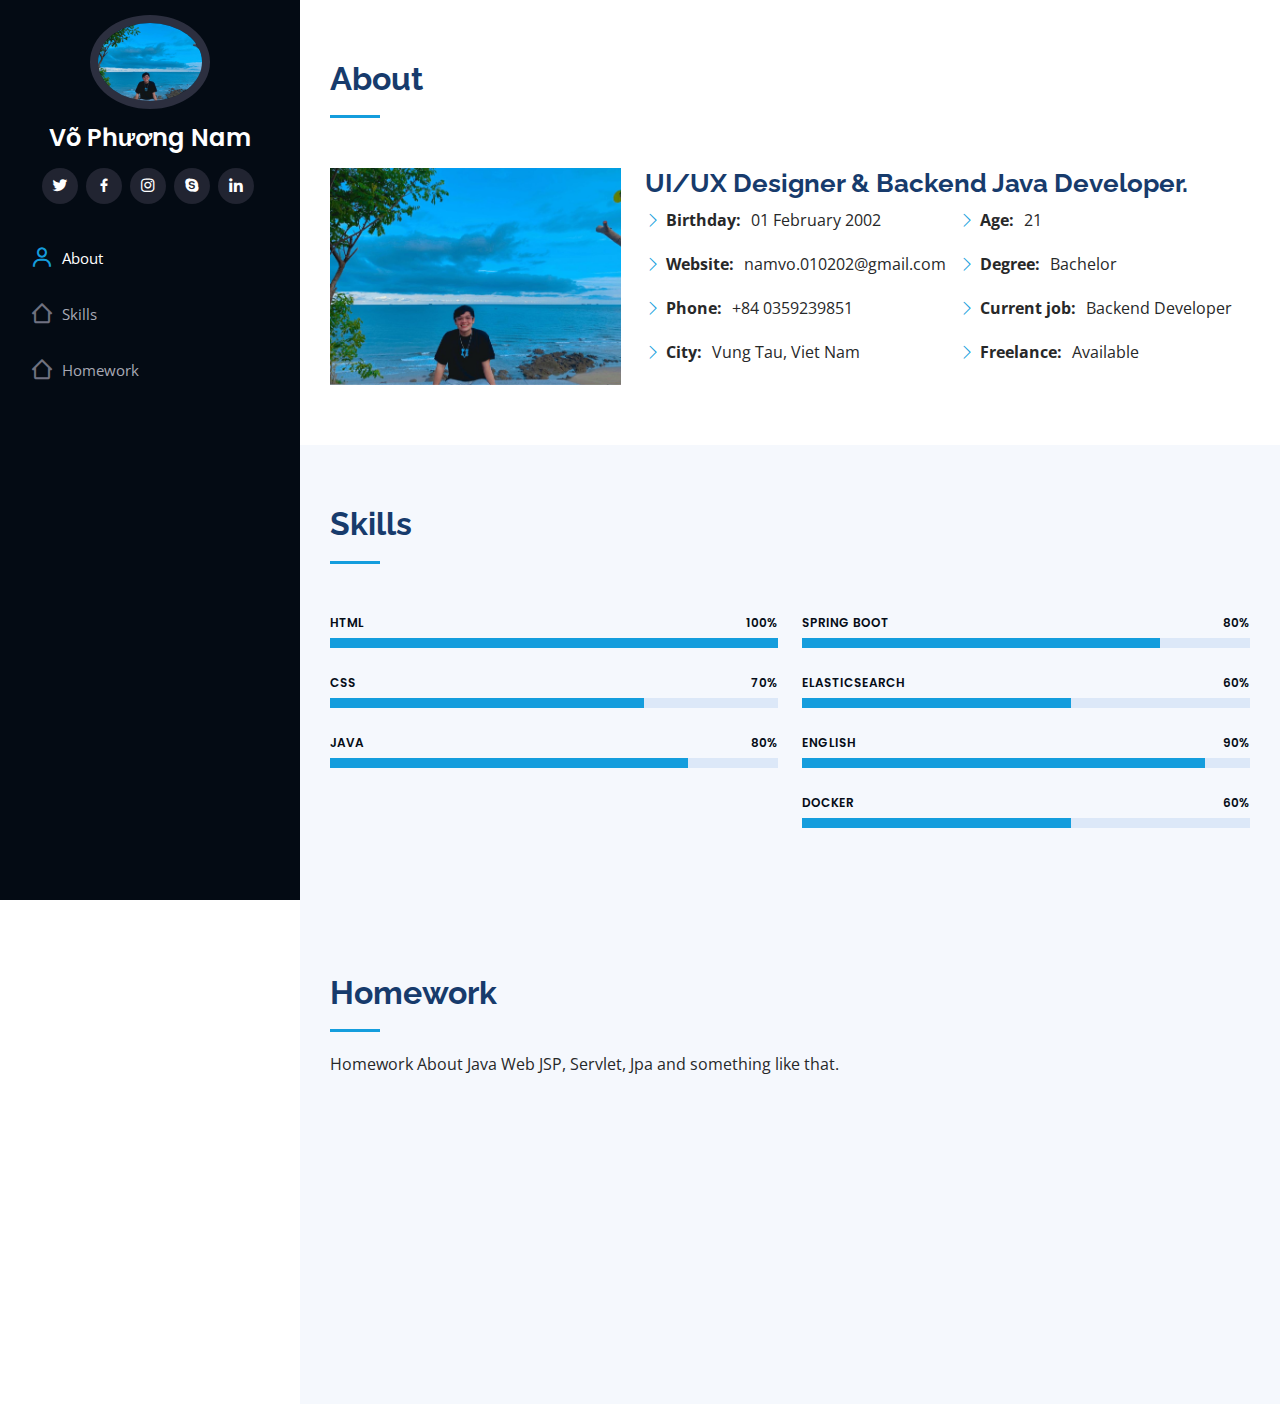
<file: src/main/webapp/index.html>
<!DOCTYPE html>
<html lang="en">

<head>
    <meta charset="utf-8">
    <meta content="width=device-width, initial-scale=1.0" name="viewport">

    <title>20144428 | Vo Phuong Nam</title>
    <meta content="" name="description">
    <meta content="" name="keywords">


    <link href="assets/img/app-development.png" rel="icon">
    <link href="assets/img/apple-touch-icon.png" rel="apple-touch-icon">

    <link href="https://fonts.googleapis.com/css?family=Open+Sans:300,300i,400,400i,600,600i,700,700i|Raleway:300,300i,400,400i,500,500i,600,600i,700,700i|Poppins:300,300i,400,400i,500,500i,600,600i,700,700i" rel="stylesheet">
    <link href="assets/vendor/aos/aos.css" rel="stylesheet">
    <link href="assets/vendor/bootstrap/css/bootstrap.min.css" rel="stylesheet">
    <link href="assets/vendor/bootstrap-icons/bootstrap-icons.css" rel="stylesheet">
    <link href="assets/vendor/boxicons/css/boxicons.min.css" rel="stylesheet">
    <link href="assets/vendor/glightbox/css/glightbox.min.css" rel="stylesheet">
    <link href="assets/vendor/swiper/swiper-bundle.min.css" rel="stylesheet">


    <link href="assets/css/style.css" rel="stylesheet">


</head>

<body>


<i class="bi bi-list mobile-nav-toggle d-xl-none"></i>

<header id="header">
    <div class="d-flex flex-column">

        <div class="profile">
            <img src="assets/img/IMG-0008.JPG" alt="" class="img-fluid rounded-circle">
            <h1 class="text-light"><a href="index.html">Võ Phương Nam</a></h1>
            <div class="social-links mt-3 text-center">
                <a href="#" class="twitter"><i class="bx bxl-twitter"></i></a>
                <a href="https://www.facebook.com/profile.php?id=100041138525024" class="facebook"><i class="bx bxl-facebook"></i></a>
                <a href="https://www.instagram.com/_pnam2002/" class="instagram"><i class="bx bxl-instagram"></i></a>
                <a href="#" class="google-plus"><i class="bx bxl-skype"></i></a>
                <a href="https://www.linkedin.com/in/vo-phuong-nam-1413bb281/" class="linkedin"><i class="bx bxl-linkedin"></i></a>
            </div>
        </div>

        <nav id="navbar" class="nav-menu navbar">
            <ul>
                <li><a href="#about" class="nav-link scrollto"><i class="bx bx-user"></i> <span>About</span></a>
                <li><a href="#skills" class="nav-link scrollto"><i class="bx bx-home-alt-2"></i> <span>Skills</span></a></li>
                <li><a href="#portfolio" class="nav-link scrollto"><i class="bx bx-home-alt-2"></i> <span>Homework</span></a></li>
            </ul>
        </nav>
    </div>
</header>



<main id="main">


    <section id="about" class="about">
        <div class="container">

            <div class="section-title">
                <h2>About</h2>
            </div>

            <div class="row">
                <div class="col-lg-4" data-aos="fade-right">
                    <img src="assets/img/IMG-0008.JPG" class="img-fluid" alt="">
                </div>
                <div class="col-lg-8 pt-4 pt-lg-0 content" data-aos="fade-left">
                    <h3>UI/UX Designer &amp; Backend Java Developer.</h3>
                    <div class="row">
                        <div class="col-lg-6">
                            <ul>
                                <li><i class="bi bi-chevron-right"></i> <strong>Birthday:</strong> <span>01 February 2002</span></li>
                                <li><i class="bi bi-chevron-right"></i> <strong>Website:</strong> <span>namvo.010202@gmail.com</span></li>
                                <li><i class="bi bi-chevron-right"></i> <strong>Phone:</strong> <span>+84 0359239851</span></li>
                                <li><i class="bi bi-chevron-right"></i> <strong>City:</strong> <span>Vung Tau, Viet Nam</span></li>
                            </ul>
                        </div>
                        <div class="col-lg-6">
                            <ul>
                                <li><i class="bi bi-chevron-right"></i> <strong>Age:</strong> <span>21</span></li>
                                <li><i class="bi bi-chevron-right"></i> <strong>Degree:</strong> <span>Bachelor</span></li>
                                <li><i class="bi bi-chevron-right"></i> <strong>Current job:</strong> <span>Backend Developer</span></li>
                                <li><i class="bi bi-chevron-right"></i> <strong>Freelance:</strong> <span>Available</span></li>
                            </ul>
                        </div>
                    </div>
                </div>
            </div>

        </div>
    </section>




    <section id="skills" class="skills section-bg">
        <div class="container">

            <div class="section-title">
                <h2>Skills</h2>
            </div>

            <div class="row skills-content">

                <div class="col-lg-6" data-aos="fade-up">

                    <div class="progress">
                        <span class="skill">HTML <i class="val">100%</i></span>
                        <div class="progress-bar-wrap">
                            <div class="progress-bar" role="progressbar" aria-valuenow="100" aria-valuemin="0" aria-valuemax="100"></div>
                        </div>
                    </div>

                    <div class="progress">
                        <span class="skill">CSS <i class="val">70%</i></span>
                        <div class="progress-bar-wrap">
                            <div class="progress-bar" role="progressbar" aria-valuenow="70" aria-valuemin="0" aria-valuemax="100"></div>
                        </div>
                    </div>

                    <div class="progress">
                        <span class="skill">Java <i class="val">80%</i></span>
                        <div class="progress-bar-wrap">
                            <div class="progress-bar" role="progressbar" aria-valuenow="80" aria-valuemin="0" aria-valuemax="100"></div>
                        </div>
                    </div>

                </div>

                <div class="col-lg-6" data-aos="fade-up" data-aos-delay="100">

                    <div class="progress">
                        <span class="skill">Spring Boot <i class="val">80%</i></span>
                        <div class="progress-bar-wrap">
                            <div class="progress-bar" role="progressbar" aria-valuenow="80" aria-valuemin="0" aria-valuemax="100"></div>
                        </div>
                    </div>

                    <div class="progress">
                        <span class="skill">ElasticSearch <i class="val">60%</i></span>
                        <div class="progress-bar-wrap">
                            <div class="progress-bar" role="progressbar" aria-valuenow="60" aria-valuemin="0" aria-valuemax="100"></div>
                        </div>
                    </div>

                    <div class="progress">
                        <span class="skill">English <i class="val">90%</i></span>
                        <div class="progress-bar-wrap">
                            <div class="progress-bar" role="progressbar" aria-valuenow="90" aria-valuemin="0" aria-valuemax="100"></div>
                        </div>
                    </div>
                    <div class="progress">
                        <span class="skill">Docker <i class="val">60%</i></span>
                        <div class="progress-bar-wrap">
                            <div class="progress-bar" role="progressbar" aria-valuenow="60" aria-valuemin="0" aria-valuemax="100"></div>
                        </div>
                    </div>

                </div>

            </div>

        </div>
    </section>



    <section id="portfolio" class="portfolio section-bg">
        <div class="container">

            <div class="section-title">
                <h2>Homework</h2>
                <p>Homework About Java Web JSP, Servlet, Jpa and something like that. </p>
            </div>
            <div class="row" data-aos="fade-up">
                <div class="col-lg-12 d-flex justify-content-center">
                    <ul id="portfolio-flters">
                        <li data-filter="*" class="filter-active">All</li>
                        <li data-filter=".filter-web">Web App</li>
                    </ul>
                </div>
            </div>
            <div class="row portfolio-container" data-aos="fade-up" data-aos-delay="100">

                <div class="col-lg-4 col-md-6 portfolio-item filter-all">

                </div>

                <div class="col-lg-4 col-md-6 portfolio-item filter-web">
                    <p>You can check my assignments of Web Java on this button link below: 👇</p>
                    <a href="4.1+6.2.html" role="button">
                        <button type="submit" class="btn-check" id="btnSurveyForm">
                        </button>
                    </a>
                    <label class="btn btn-outline-primary" for="btnSurveyForm">Survey Form (4.1 +6.2)</label>
                </div>
                <div class="col-lg-4 col-md-6 portfolio-item filter-web">
                    <p>You can check my assignments of Web Java on this button link below: 👇</p>
                    <a href="5.1+6.1+8.1.jsp" role="button">
                        <button type="submit" class="btn-check" id="emailList">
                        </button>
                    </a>
                    <label class="btn btn-outline-primary" for="emailList">EmailList (5.1 + 6.1 + 8.1)</label>
                </div>
                <div class="col-lg-4 col-md-6 portfolio-item filter-web">
                    <p>You can check my assignments of Web Java on this button link below: 👇</p>
                    <a href="5.2.html" role="button">
                        <button type="submit" class="btn-check" id="emailList5.2">
                        </button>
                    </a>
                    <label class="btn btn-outline-primary" for="emailList5.2">EmailList (5.2)</label>
                </div>


            </div>
        </div>

    </section>





</main>




<a href="#" class="back-to-top d-flex align-items-center justify-content-center"><i class="bi bi-arrow-up-short"></i></a>

<!-- Vendor JS Files -->
<script src="assets/vendor/purecounter/purecounter_vanilla.js"></script>
<script src="assets/vendor/aos/aos.js"></script>
<script src="assets/vendor/bootstrap/js/bootstrap.bundle.min.js"></script>
<script src="assets/vendor/glightbox/js/glightbox.min.js"></script>
<script src="assets/vendor/isotope-layout/isotope.pkgd.min.js"></script>
<script src="assets/vendor/swiper/swiper-bundle.min.js"></script>
<script src="assets/vendor/typed.js/typed.umd.js"></script>
<script src="assets/vendor/waypoints/noframework.waypoints.js"></script>
<script src="assets/vendor/php-email-form/validate.js"></script>

<!-- Template Main JS File -->
<script src="assets/js/main.js"></script>

</body>

</html>
</file>
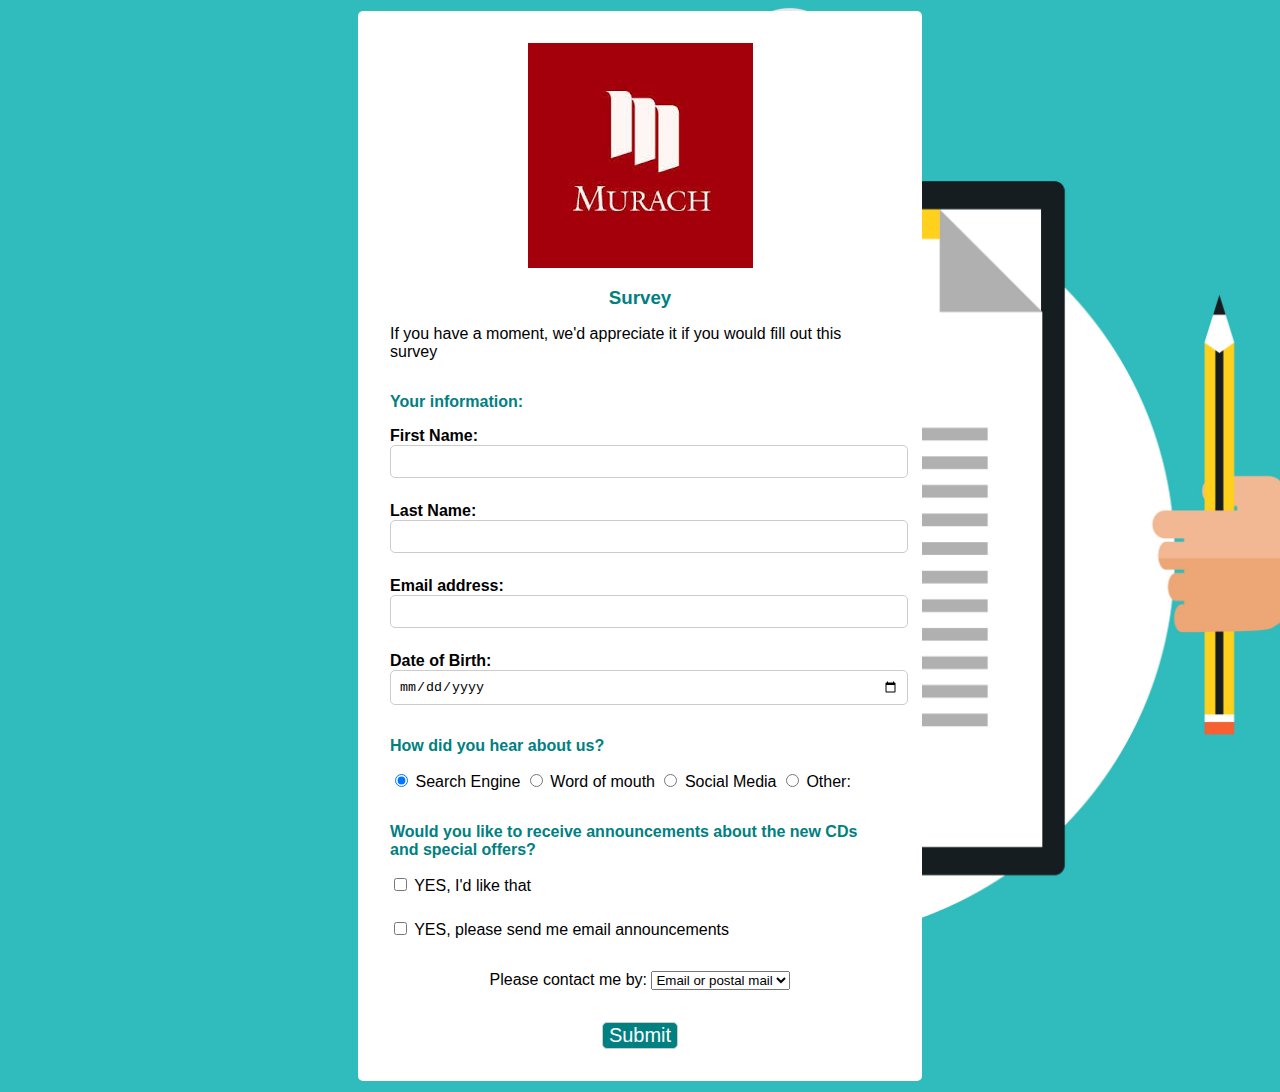
<file: src/main/webapp/4.1+6.2.html>
<!DOCTYPE html>
<html lang="en">
<head>
  <meta charset="UTF-8">
  <title>Survey Form</title>

  <style>
    body {
      font-family: Arial, sans-serif;
      background-color: #f4f4f4;
      margin: 0;
      padding: 6rem;
      display: flex;
      justify-content: center;
      align-items: center;
      height: 100vh;
      background-image: url("bg.jpg");
      background-size: cover;
      background-repeat: no-repeat, repeat;
    }
    .container {
      max-width: 500px;
      background-color: #fff;
      padding: 2rem;
      border-radius: 5px;
    }
    h3 {
      font-family: Arial, sans-serif;
      color: teal;
      text-align: center;
      margin-bottom: 1rem;
    }
    h4 {
      color: teal;
      margin-top: 2rem;
      margin-bottom: 1rem;
    }

    .form-control {
      width: 100%;
      padding: 0.5rem;
      border-radius: 5px;
      border: 1px solid #ccc;
    }
    .form-group {
      margin-bottom: 1.5rem;
    }
    .footer {
      margin-top: 2rem;
      text-align: center;
    }
    .footer-submit button {
      margin-top: 1rem;
      text-align: center;
      background-color: teal;
      border: 1px solid #cccccc;
      color:white;
      cursor: pointer;
      font-size: 20px;
      border-radius: 5px;
    }

    img{
      display: block;
      margin-left: auto;
      margin-right: auto;
    }

  </style>
</head>
<body>
<div class="container">
  <img src="images.jpg" alt="Murach Logo" width="225">
  <h3>Survey</h3>
  <p>If you have a moment, we'd appreciate it if you would fill out this survey</p>
  <h4>Your information:</h4>
  <form action="mailList" method="post" id="survey-form">
    <input type="hidden" name="action" value="add">
    <div class="form-group">
      <label for="firstName"><strong>First Name:</strong></label>
      <input type="text" class="form-control" id="firstName" name="firstName" required>
    </div>
    <div class="form-group">
      <label for="lastName"><strong>Last Name:</strong></label>
      <input type="text" class="form-control" id="lastName" name="lastName" required>
    </div>
    <div class="form-group">
      <label for="email"><strong>Email address:</strong></label>
      <input type="email" class="form-control" id="email" name="email" required>
    </div>
    <div class="form-group">
      <label for="dateOfBirth"><strong>Date of Birth:</strong></label>
      <input type="date" class="form-control" id="dateOfBirth" name="dateOfBirth" required>
    </div>

    <h4>How did you hear about us?</h4>
    <div class="form-group">
      <input type="radio" id="SearchEngine" name="heardFrom" value="Search Engine" checked>
      <label for="SearchEngine">Search Engine</label>

      <input type="radio" id="wordOfMouth" name="heardFrom" value="Word of Mouth">
      <label for="wordOfMouth">Word of mouth</label>

      <input type="radio" id="social" name="heardFrom" value="Social Media">
      <label for="social">Social Media</label>

      <input type="radio" id="other" name="heardFrom" value="Other">
      <label for="other">Other:</label>
    </div>

    <h4>Would you like to receive announcements about the new CDs and special offers?</h4>
    <div class="form-group">
      <input type="checkbox" id="option1" name="announce" value="Yes, I'd like that">
      <label for="option1">YES, I'd like that</label>
    </div>
    <div class="form-group">
      <input type="checkbox" id="option2" name="announce" value="Yes, please send me email announcements">
      <label for="option2">YES, please send me email announcements</label>
    </div>

    <div class="footer">
      <p>Please contact me by:
        <label>
          <select class="select-contact" name="contactMethod">
            <option value="Email or postal mail">Email or postal mail</option>
            <option value="Phone number">Phone number</option>
          </select>
        </label>
      </p>
      <div class="footer-submit">
        <button type="submit" class="btn btn-primary">Submit</button>
      </div>
    </div>
  </form>
</div>
</body>
</html>
</file>
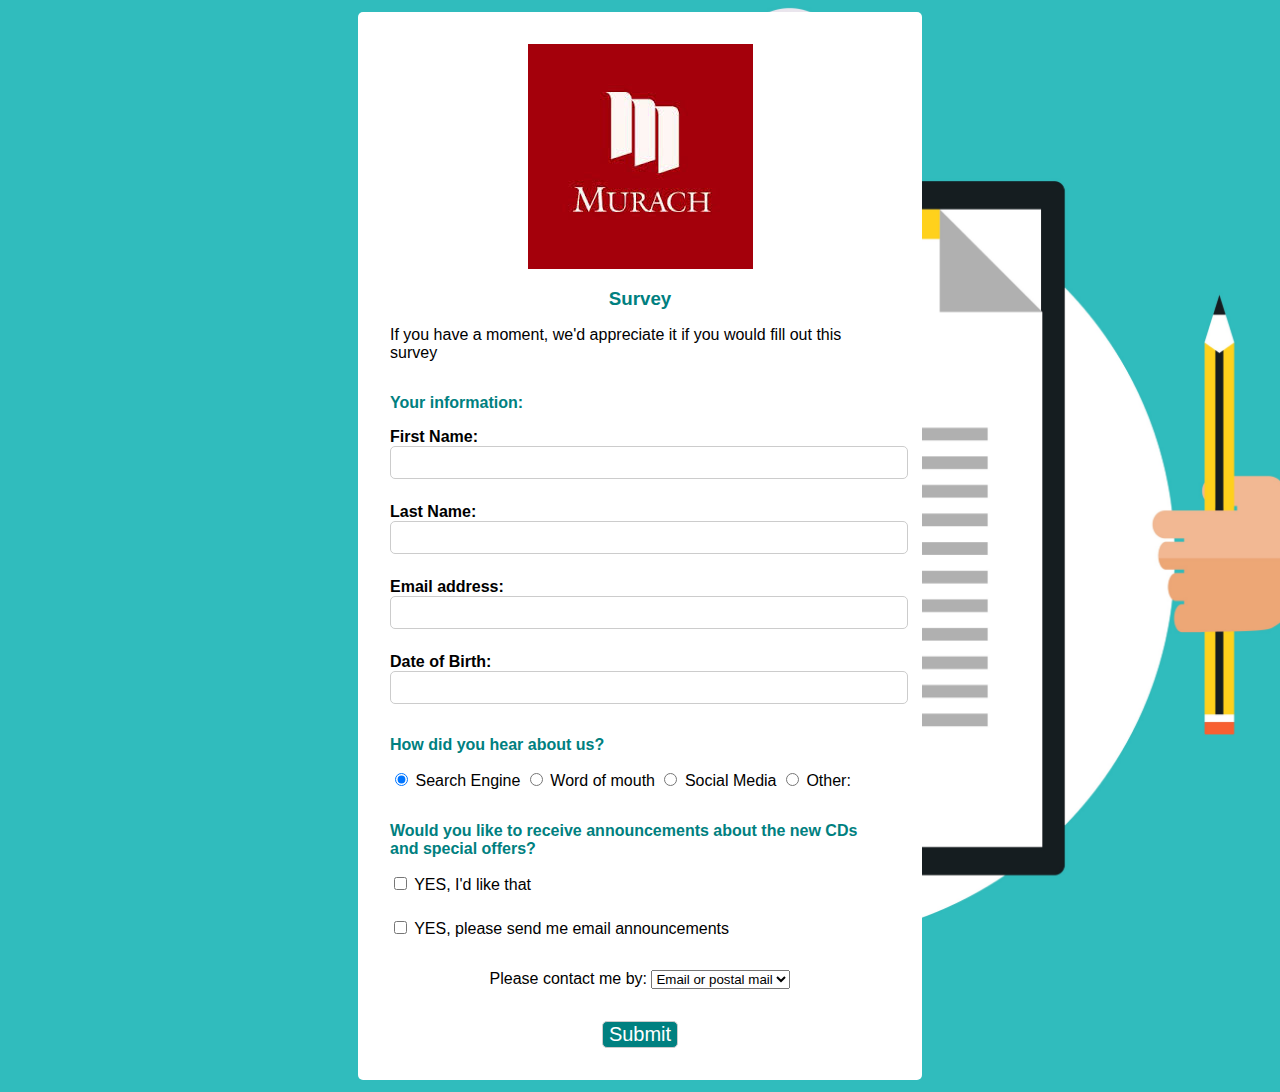
<file: src/main/webapp/baitap1.html>
<!DOCTYPE html>
<html lang="en">
<head>
  <meta charset="UTF-8">
  <title>Survey Form</title>

  <style>
    body {
      font-family: Arial, sans-serif;
      background-color: #f4f4f4;
      margin: 0;
      padding: 6rem;
      display: flex;
      justify-content: center;
      align-items: center;
      height: 100vh;
      background-image: url("bg.jpg");
      background-size: cover;
      background-repeat: no-repeat, repeat;
    }
    .container {
      max-width: 500px;
      background-color: #fff;
      padding: 2rem;
      border-radius: 5px;
    }
    h3 {
      font-family: Arial, sans-serif;
      color: teal;
      text-align: center;
      margin-bottom: 1rem;
    }
    h4 {
      color: teal;
      margin-top: 2rem;
      margin-bottom: 1rem;
    }

    .form-control {
      width: 100%;
      padding: 0.5rem;
      border-radius: 5px;
      border: 1px solid #ccc;
    }
    .form-group {
      margin-bottom: 1.5rem;
    }
    .footer {
      margin-top: 2rem;
      text-align: center;
    }
    .footer-submit button {
      margin-top: 1rem;
      text-align: center;
      background-color: teal;
      border: 1px solid #cccccc;
      color:white;
      cursor: pointer;
      font-size: 20px;
      border-radius: 5px;
    }

    img{
      display: block;
      margin-left: auto;
      margin-right: auto;
    }

  </style>
</head>
<body>
<div class="container">
  <img src="images.jpg" alt="Murach Logo" width="225">
  <h3>Survey</h3>
  <p>If you have a moment, we'd appreciate it if you would fill out this survey</p>

  <h4>Your information:</h4>
  <form action="mailList" method="post" id="survey-form">
    <input type="hidden" name="action" value="add">
    <div class="form-group">
      <label for="firstName"><strong>First Name:</strong></label>
      <input type="text" class="form-control" id="firstName" name="firstName" required>
    </div>
    <div class="form-group">
      <label for="lastName"><strong>Last Name:</strong></label>
      <input type="text" class="form-control" id="lastName" name="lastName" required>
    </div>
    <div class="form-group">
      <label for="email"><strong>Email address:</strong></label>
      <input type="email" class="form-control" id="email" name="email" required>
    </div>
    <div class="form-group">
      <label for="dateOfBirth"><strong>Date of Birth:</strong></label>
      <input type="text" class="form-control" id="dateOfBirth" name="dateOfBirth" required>
    </div>

    <h4>How did you hear about us?</h4>
    <div class="form-group">
      <input type="radio" id="SearchEngine" name="howHeard" value="Search Engine" checked>
      <label for="SearchEngine">Search Engine</label>

      <input type="radio" id="wordOfMouth" name="howHeard" value="Word of Mouth">
      <label for="wordOfMouth">Word of mouth</label>

      <input type="radio" id="social" name="howHeard" value="Social Media">
      <label for="social">Social Media</label>

      <input type="radio" id="other" name="howHeard" value="Other">
      <label for="other">Other:</label>
    </div>

    <h4>Would you like to receive announcements about the new CDs and special offers?</h4>
    <div class="form-group">
      <input type="checkbox" id="option1" name="announcements" value="Yes, I'd like that">
      <label for="option1">YES, I'd like that</label>
    </div>
    <div class="form-group">
      <input type="checkbox" id="option2" name="emailAnnouncements" value="Yes, please send me email announcements">
      <label for="option2">YES, please send me email announcements</label>
    </div>

    <div class="footer">
      <p>Please contact me by:
        <select class="select-contact" name="contactMethod">
          <option value="Email or postal mail">Email or postal mail</option>
          <option value="Phone number">Phone number</option>
        </select>
      </p>
      <div class="footer-submit">
        <button type="submit" class="btn btn-primary">Submit</button>
      </div>
    </div>
  </form>
</div>
</body>
</html>
</file>
<file: src/main/webapp/assets/css/style.css>
/**
* Template Name: iPortfolio
* Updated: Sep 18 2023 with Bootstrap v5.3.2
* Template URL: https://bootstrapmade.com/iportfolio-bootstrap-portfolio-websites-template/
* Author: BootstrapMade.com
* License: https://bootstrapmade.com/license/
*/

/*--------------------------------------------------------------
# General
--------------------------------------------------------------*/
body {
  font-family: "Open Sans", sans-serif;
  color: #272829;
}

a {
  color: #149ddd;
  text-decoration: none;
}

a:hover {
  color: #37b3ed;
  text-decoration: none;
}

h1,
h2,
h3,
h4,
h5,
h6 {
  font-family: "Raleway", sans-serif;
}

/*--------------------------------------------------------------
# Back to top button
--------------------------------------------------------------*/
.back-to-top {
  position: fixed;
  visibility: hidden;
  opacity: 0;
  right: 15px;
  bottom: 15px;
  z-index: 996;
  background: #149ddd;
  width: 40px;
  height: 40px;
  border-radius: 50px;
  transition: all 0.4s;
}

.back-to-top i {
  font-size: 28px;
  color: #fff;
  line-height: 0;
}

.back-to-top:hover {
  background: #2eafec;
  color: #fff;
}

.back-to-top.active {
  visibility: visible;
  opacity: 1;
}

/*--------------------------------------------------------------
# Header
--------------------------------------------------------------*/
#header {
  position: fixed;
  top: 0;
  left: 0;
  bottom: 0;
  width: 300px;
  transition: all ease-in-out 0.5s;
  z-index: 9997;
  transition: all 0.5s;
  padding: 0 15px;
  background: #040b14;
  overflow-y: auto;
}

#header .profile img {
  margin: 15px auto;
  display: block;
  width: 120px;
  border: 8px solid #2c2f3f;
}

#header .profile h1 {
  font-size: 24px;
  margin: 0;
  padding: 0;
  font-weight: 600;
  -moz-text-align-last: center;
  text-align-last: center;
  font-family: "Poppins", sans-serif;
}

#header .profile h1 a,
#header .profile h1 a:hover {
  color: #fff;
  text-decoration: none;
}

#header .profile .social-links a {
  font-size: 18px;
  display: inline-block;
  background: #212431;
  color: #fff;
  line-height: 1;
  padding: 8px 0;
  margin-right: 4px;
  border-radius: 50%;
  text-align: center;
  width: 36px;
  height: 36px;
  transition: 0.3s;
}

#header .profile .social-links a:hover {
  background: #149ddd;
  color: #fff;
  text-decoration: none;
}

#main {
  margin-left: 300px;
}

.container,
.container-fluid {
  padding-left: 30px;
  padding-right: 30px;
}

@media (max-width: 1199px) {
  #header {
    left: -300px;
  }

  #main {
    margin-left: 0;
  }

  .container,
  .container-fluid {
    padding-left: 12px;
    padding-right: 12px;
  }
}

/*--------------------------------------------------------------
# Navigation Menu
--------------------------------------------------------------*/
/* Desktop Navigation */
.nav-menu {
  padding: 30px 0 0 0;
}

.nav-menu * {
  margin: 0;
  padding: 0;
  list-style: none;
}

.nav-menu>ul>li {
  position: relative;
  white-space: nowrap;
}

.nav-menu a,
.nav-menu a:focus {
  display: flex;
  align-items: center;
  color: #a8a9b4;
  padding: 12px 15px;
  margin-bottom: 8px;
  transition: 0.3s;
  font-size: 15px;
}

.nav-menu a i,
.nav-menu a:focus i {
  font-size: 24px;
  padding-right: 8px;
  color: #6f7180;
}

.nav-menu a:hover,
.nav-menu .active,
.nav-menu .active:focus,
.nav-menu li:hover>a {
  text-decoration: none;
  color: #fff;
}

.nav-menu a:hover i,
.nav-menu .active i,
.nav-menu .active:focus i,
.nav-menu li:hover>a i {
  color: #149ddd;
}

/* Mobile Navigation */
.mobile-nav-toggle {
  position: fixed;
  right: 15px;
  top: 15px;
  z-index: 9998;
  border: 0;
  font-size: 24px;
  transition: all 0.4s;
  outline: none !important;
  background-color: #149ddd;
  color: #fff;
  width: 40px;
  height: 40px;
  display: inline-flex;
  align-items: center;
  justify-content: center;
  line-height: 0;
  border-radius: 50px;
  cursor: pointer;
}

.mobile-nav-active {
  overflow: hidden;
}

.mobile-nav-active #header {
  left: 0;
}

/*--------------------------------------------------------------
# Hero Section
--------------------------------------------------------------*/
#hero {
  width: 100%;
  height: 100vh;

  background-size: cover;
}

#hero:before {
  content: "";
  background: rgba(5, 13, 24, 0.3);
  position: absolute;
  bottom: 0;
  top: 0;
  left: 0;
  right: 0;
  z-index: 1;
}

#hero .hero-container {
  position: relative;
  z-index: 2;
  min-width: 300px;
}

#hero h1 {
  margin: 0 0 10px 0;
  font-size: 64px;
  font-weight: 700;
  line-height: 56px;
  color: #fff;
}

#hero p {
  color: #fff;
  margin-bottom: 50px;
  font-size: 26px;
  font-family: "Poppins", sans-serif;
}

#hero p span {
  color: #fff;
  padding-bottom: 4px;
  letter-spacing: 1px;
  border-bottom: 3px solid #149ddd;
}

@media (min-width: 1024px) {
  #hero {
    background-attachment: fixed;
  }
}

@media (max-width: 768px) {
  #hero h1 {
    font-size: 28px;
    line-height: 36px;
  }

  #hero h2 {
    font-size: 18px;
    line-height: 24px;
    margin-bottom: 30px;
  }
}

/*--------------------------------------------------------------
# Sections General
--------------------------------------------------------------*/
section {
  padding: 60px 0;
  overflow: hidden;
}

.section-bg {
  background: #f5f8fd;
}

.section-title {
  padding-bottom: 30px;
}

.section-title h2 {
  font-size: 32px;
  font-weight: bold;
  margin-bottom: 20px;
  padding-bottom: 20px;
  position: relative;
  color: #173b6c;
}

.section-title h2::after {
  content: "";
  position: absolute;
  display: block;
  width: 50px;
  height: 3px;
  background: #149ddd;
  bottom: 0;
  left: 0;
}

.section-title p {
  margin-bottom: 0;
}

/*--------------------------------------------------------------
# About
--------------------------------------------------------------*/
.about .content h3 {
  font-weight: 700;
  font-size: 26px;
  color: #173b6c;
}

.about .content ul {
  list-style: none;
  padding: 0;
}

.about .content ul li {
  margin-bottom: 20px;
  display: flex;
  align-items: center;
}

.about .content ul strong {
  margin-right: 10px;
}

.about .content ul i {
  font-size: 16px;
  margin-right: 5px;
  color: #149ddd;
  line-height: 0;
}

.about .content p:last-child {
  margin-bottom: 0;
}

/*--------------------------------------------------------------
# Facts
--------------------------------------------------------------*/
.facts {
  padding-bottom: 30px;
}

.facts .count-box {
  padding: 30px;
  width: 100%;
}

.facts .count-box i {
  display: block;
  font-size: 44px;
  color: #149ddd;
  float: left;
  line-height: 0;
}

.facts .count-box span {
  font-size: 48px;
  line-height: 40px;
  display: block;
  font-weight: 700;
  color: #050d18;
  margin-left: 60px;
}

.facts .count-box p {
  padding: 15px 0 0 0;
  margin: 0 0 0 60px;
  font-family: "Raleway", sans-serif;
  font-size: 14px;
  color: #122f57;
}

.facts .count-box a {
  font-weight: 600;
  display: block;
  margin-top: 20px;
  color: #122f57;
  font-size: 15px;
  font-family: "Poppins", sans-serif;
  transition: ease-in-out 0.3s;
}

.facts .count-box a:hover {
  color: #1f5297;
}

/*--------------------------------------------------------------
# Akills
--------------------------------------------------------------*/
.skills .progress {
  height: 60px;
  display: block;
  background: none;
  border-radius: 0;
}

.skills .progress .skill {
  padding: 0;
  margin: 0 0 6px 0;
  text-transform: uppercase;
  display: block;
  font-weight: 600;
  font-family: "Poppins", sans-serif;
  color: #050d18;
}

.skills .progress .skill .val {
  float: right;
  font-style: normal;
}

.skills .progress-bar-wrap {
  background: #dce8f8;
  height: 10px;
}

.skills .progress-bar {
  width: 1px;
  height: 10px;
  transition: 0.9s;
  background-color: #149ddd;
}

/*--------------------------------------------------------------
# Resume
--------------------------------------------------------------*/
.resume .resume-title {
  font-size: 26px;
  font-weight: 700;
  margin-top: 20px;
  margin-bottom: 20px;
  color: #050d18;
}

.resume .resume-item {
  padding: 0 0 20px 20px;
  margin-top: -2px;
  border-left: 2px solid #1f5297;
  position: relative;
}

.resume .resume-item h4 {
  line-height: 18px;
  font-size: 18px;
  font-weight: 600;
  text-transform: uppercase;
  font-family: "Poppins", sans-serif;
  color: #050d18;
  margin-bottom: 10px;
}

.resume .resume-item h5 {
  font-size: 16px;
  background: #e4edf9;
  padding: 5px 15px;
  display: inline-block;
  font-weight: 600;
  margin-bottom: 10px;
}

.resume .resume-item ul {
  padding-left: 20px;
}

.resume .resume-item ul li {
  padding-bottom: 10px;
}

.resume .resume-item:last-child {
  padding-bottom: 0;
}

.resume .resume-item::before {
  content: "";
  position: absolute;
  width: 16px;
  height: 16px;
  border-radius: 50px;
  left: -9px;
  top: 0;
  background: #fff;
  border: 2px solid #1f5297;
}

/*--------------------------------------------------------------
# Portfolio
--------------------------------------------------------------*/
.portfolio .portfolio-item {
  margin-bottom: 30px;
}

.portfolio #portfolio-flters {
  padding: 0;
  margin: 0 auto 35px auto;
  list-style: none;
  text-align: center;
  background: #fff;
  border-radius: 50px;
  padding: 2px 15px;
}

.portfolio #portfolio-flters li {
  cursor: pointer;
  display: inline-block;
  padding: 10px 15px 8px 15px;
  font-size: 14px;
  font-weight: 600;
  line-height: 1;
  text-transform: uppercase;
  color: #272829;
  margin-bottom: 5px;
  transition: all 0.3s ease-in-out;
}

.portfolio #portfolio-flters li:hover,
.portfolio #portfolio-flters li.filter-active {
  color: #149ddd;
}

.portfolio #portfolio-flters li:last-child {
  margin-right: 0;
}

.portfolio .portfolio-wrap {
  transition: 0.3s;
  position: relative;
  overflow: hidden;
  z-index: 1;
}

.portfolio .portfolio-wrap::before {
  content: "";
  background: rgba(255, 255, 255, 0.5);
  position: absolute;
  left: 0;
  right: 0;
  top: 0;
  bottom: 0;
  transition: all ease-in-out 0.3s;
  z-index: 2;
  opacity: 0;
}

.portfolio .portfolio-wrap .portfolio-links {
  opacity: 1;
  left: 0;
  right: 0;
  bottom: -60px;
  z-index: 3;
  position: absolute;
  transition: all ease-in-out 0.3s;
  display: flex;
  justify-content: center;
}

.portfolio .portfolio-wrap .portfolio-links a {
  color: #fff;
  font-size: 28px;
  text-align: center;
  background: rgba(20, 157, 221, 0.75);
  transition: 0.3s;
  width: 50%;
}

.portfolio .portfolio-wrap .portfolio-links a:hover {
  background: rgba(20, 157, 221, 0.95);
}

.portfolio .portfolio-wrap .portfolio-links a+a {
  border-left: 1px solid #37b3ed;
}

.portfolio .portfolio-wrap:hover::before {
  top: 0;
  left: 0;
  right: 0;
  bottom: 0;
  opacity: 1;
}

.portfolio .portfolio-wrap:hover .portfolio-links {
  opacity: 1;
  bottom: 0;
}

/*--------------------------------------------------------------
# Portfolio Details
--------------------------------------------------------------*/
.portfolio-details {
  padding-top: 40px;
}

.portfolio-details .portfolio-details-slider img {
  width: 100%;
}

.portfolio-details .portfolio-details-slider .swiper-pagination {
  margin-top: 20px;
  position: relative;
}

.portfolio-details .portfolio-details-slider .swiper-pagination .swiper-pagination-bullet {
  width: 12px;
  height: 12px;
  background-color: #fff;
  opacity: 1;
  border: 1px solid #149ddd;
}

.portfolio-details .portfolio-details-slider .swiper-pagination .swiper-pagination-bullet-active {
  background-color: #149ddd;
}

.portfolio-details .portfolio-info {
  padding: 30px;
  box-shadow: 0px 0 30px rgba(5, 13, 24, 0.08);
}

.portfolio-details .portfolio-info h3 {
  font-size: 22px;
  font-weight: 700;
  margin-bottom: 20px;
  padding-bottom: 20px;
  border-bottom: 1px solid #eee;
}

.portfolio-details .portfolio-info ul {
  list-style: none;
  padding: 0;
  font-size: 15px;
}

.portfolio-details .portfolio-info ul li+li {
  margin-top: 10px;
}

.portfolio-details .portfolio-description {
  padding-top: 30px;
}

.portfolio-details .portfolio-description h2 {
  font-size: 26px;
  font-weight: 700;
  margin-bottom: 20px;
}

.portfolio-details .portfolio-description p {
  padding: 0;
}

/*--------------------------------------------------------------
# Services
--------------------------------------------------------------*/
.services .icon-box {
  margin-bottom: 20px;
}

.services .icon {
  float: left;
  display: flex;
  align-items: center;
  justify-content: center;
  width: 54px;
  height: 54px;
  background: #149ddd;
  border-radius: 50%;
  transition: 0.5s;
  border: 1px solid #149ddd;
}

.services .icon i {
  color: #fff;
  font-size: 24px;
  line-height: 0;
}

.services .icon-box:hover .icon {
  background: #fff;
}

.services .icon-box:hover .icon i {
  color: #149ddd;
}

.services .title {
  margin-left: 80px;
  font-weight: 700;
  margin-bottom: 15px;
  font-size: 18px;
}

.services .title a {
  color: #343a40;
}

.services .title a:hover {
  color: #149ddd;
}

.services .description {
  margin-left: 80px;
  line-height: 24px;
  font-size: 14px;
}

/*--------------------------------------------------------------
# Testimonials
--------------------------------------------------------------*/
.testimonials .testimonials-carousel,
.testimonials .testimonials-slider {
  overflow: hidden;
}

.testimonials .testimonial-item {
  box-sizing: content-box;
  text-align: center;
  min-height: 320px;
}

.testimonials .testimonial-item .testimonial-img {
  width: 90px;
  border-radius: 50%;
  margin: 0 auto;
}

.testimonials .testimonial-item h3 {
  font-size: 18px;
  font-weight: bold;
  margin: 10px 0 5px 0;
  color: #111;
}

.testimonials .testimonial-item h4 {
  font-size: 14px;
  color: #999;
  margin: 0;
}

.testimonials .testimonial-item .quote-icon-left,
.testimonials .testimonial-item .quote-icon-right {
  color: #c3e8fa;
  font-size: 26px;
}

.testimonials .testimonial-item .quote-icon-left {
  display: inline-block;
  left: -5px;
  position: relative;
}

.testimonials .testimonial-item .quote-icon-right {
  display: inline-block;
  right: -5px;
  position: relative;
  top: 10px;
}

.testimonials .testimonial-item p {
  font-style: italic;
  margin: 0 15px 15px 15px;
  padding: 20px;
  background: #fff;
  position: relative;
  margin-bottom: 35px;
  border-radius: 6px;
  box-shadow: 0px 2px 15px rgba(0, 0, 0, 0.1);
}

.testimonials .testimonial-item p::after {
  content: "";
  width: 0;
  height: 0;
  border-top: 20px solid #fff;
  border-right: 20px solid transparent;
  border-left: 20px solid transparent;
  position: absolute;
  bottom: -20px;
  left: calc(50% - 20px);
}

.testimonials .swiper-pagination {
  margin-top: 20px;
  position: relative;
}

.testimonials .swiper-pagination .swiper-pagination-bullet {
  width: 12px;
  height: 12px;
  background-color: #fff;
  opacity: 1;
  border: 1px solid #149ddd;
}

.testimonials .swiper-pagination .swiper-pagination-bullet-active {
  background-color: #149ddd;
}

/*--------------------------------------------------------------
# Contact
--------------------------------------------------------------*/
.contact {
  padding-bottom: 130px;
}

.contact .info {
  padding: 30px;
  background: #fff;
  width: 100%;
  box-shadow: 0 0 24px 0 rgba(0, 0, 0, 0.12);
}

.contact .info i {
  font-size: 20px;
  color: #149ddd;
  float: left;
  width: 44px;
  height: 44px;
  background: #dff3fc;
  display: flex;
  justify-content: center;
  align-items: center;
  border-radius: 50px;
  transition: all 0.3s ease-in-out;
}

.contact .info h4 {
  padding: 0 0 0 60px;
  font-size: 22px;
  font-weight: 600;
  margin-bottom: 5px;
  color: #050d18;
}

.contact .info p {
  padding: 0 0 10px 60px;
  margin-bottom: 20px;
  font-size: 14px;
  color: #173b6c;
}

.contact .info .email p {
  padding-top: 5px;
}

.contact .info .social-links {
  padding-left: 60px;
}

.contact .info .social-links a {
  font-size: 18px;
  display: inline-block;
  background: #333;
  color: #fff;
  line-height: 1;
  padding: 8px 0;
  border-radius: 50%;
  text-align: center;
  width: 36px;
  height: 36px;
  transition: 0.3s;
  margin-right: 10px;
}

.contact .info .social-links a:hover {
  background: #149ddd;
  color: #fff;
}

.contact .info .email:hover i,
.contact .info .address:hover i,
.contact .info .phone:hover i {
  background: #149ddd;
  color: #fff;
}

.contact .php-email-form {
  width: 100%;
  padding: 30px;
  background: #fff;
  box-shadow: 0 0 24px 0 rgba(0, 0, 0, 0.12);
}

.contact .php-email-form .form-group {
  padding-bottom: 8px;
}

.contact .php-email-form .validate {
  display: none;
  color: red;
  margin: 0 0 15px 0;
  font-weight: 400;
  font-size: 13px;
}

.contact .php-email-form .error-message {
  display: none;
  color: #fff;
  background: #ed3c0d;
  text-align: left;
  padding: 15px;
  font-weight: 600;
}

.contact .php-email-form .error-message br+br {
  margin-top: 25px;
}

.contact .php-email-form .sent-message {
  display: none;
  color: #fff;
  background: #18d26e;
  text-align: center;
  padding: 15px;
  font-weight: 600;
}

.contact .php-email-form .loading {
  display: none;
  background: #fff;
  text-align: center;
  padding: 15px;
}

.contact .php-email-form .loading:before {
  content: "";
  display: inline-block;
  border-radius: 50%;
  width: 24px;
  height: 24px;
  margin: 0 10px -6px 0;
  border: 3px solid #18d26e;
  border-top-color: #eee;
  animation: animate-loading 1s linear infinite;
}

.contact .php-email-form .form-group {
  margin-bottom: 15px;
}

.contact .php-email-form label {
  padding-bottom: 8px;
}

.contact .php-email-form input,
.contact .php-email-form textarea {
  border-radius: 0;
  box-shadow: none;
  font-size: 14px;
}

.contact .php-email-form input {
  height: 44px;
}

.contact .php-email-form textarea {
  padding: 10px 15px;
}

.contact .php-email-form button[type=submit] {
  background: #149ddd;
  border: 0;
  padding: 10px 24px;
  color: #fff;
  transition: 0.4s;
  border-radius: 4px;
}

.contact .php-email-form button[type=submit]:hover {
  background: #37b3ed;
}

@keyframes animate-loading {
  0% {
    transform: rotate(0deg);
  }

  100% {
    transform: rotate(360deg);
  }
}

/*--------------------------------------------------------------
# Breadcrumbs
--------------------------------------------------------------*/
.breadcrumbs {
  padding: 20px 0;
  background: #f9f9f9;
}

.breadcrumbs h2 {
  font-size: 26px;
  font-weight: 300;
}

.breadcrumbs ol {
  display: flex;
  flex-wrap: wrap;
  list-style: none;
  padding: 0;
  margin: 0;
  font-size: 15px;
}

.breadcrumbs ol li+li {
  padding-left: 10px;
}

.breadcrumbs ol li+li::before {
  display: inline-block;
  padding-right: 10px;
  color: #0e2442;
  content: "/";
}

@media (max-width: 768px) {
  .breadcrumbs .d-flex {
    display: block !important;
  }

  .breadcrumbs ol {
    display: block;
  }

  .breadcrumbs ol li {
    display: inline-block;
  }
}

/*--------------------------------------------------------------
# Footer
--------------------------------------------------------------*/
#footer {
  padding: 15px;
  color: #f4f6fd;
  font-size: 14px;
  position: fixed;
  left: 0;
  bottom: 0;
  width: 300px;
  z-index: 9999;
  background: #040b14;
}

#footer .copyright {
  text-align: center;
}

#footer .credits {
  padding-top: 5px;
  text-align: center;
  font-size: 13px;
  color: #eaebf0;
}

@media (max-width: 1199px) {
  #footer {
    position: static;
    width: auto;
    padding-right: 20px 15px;
  }
}
</file>
